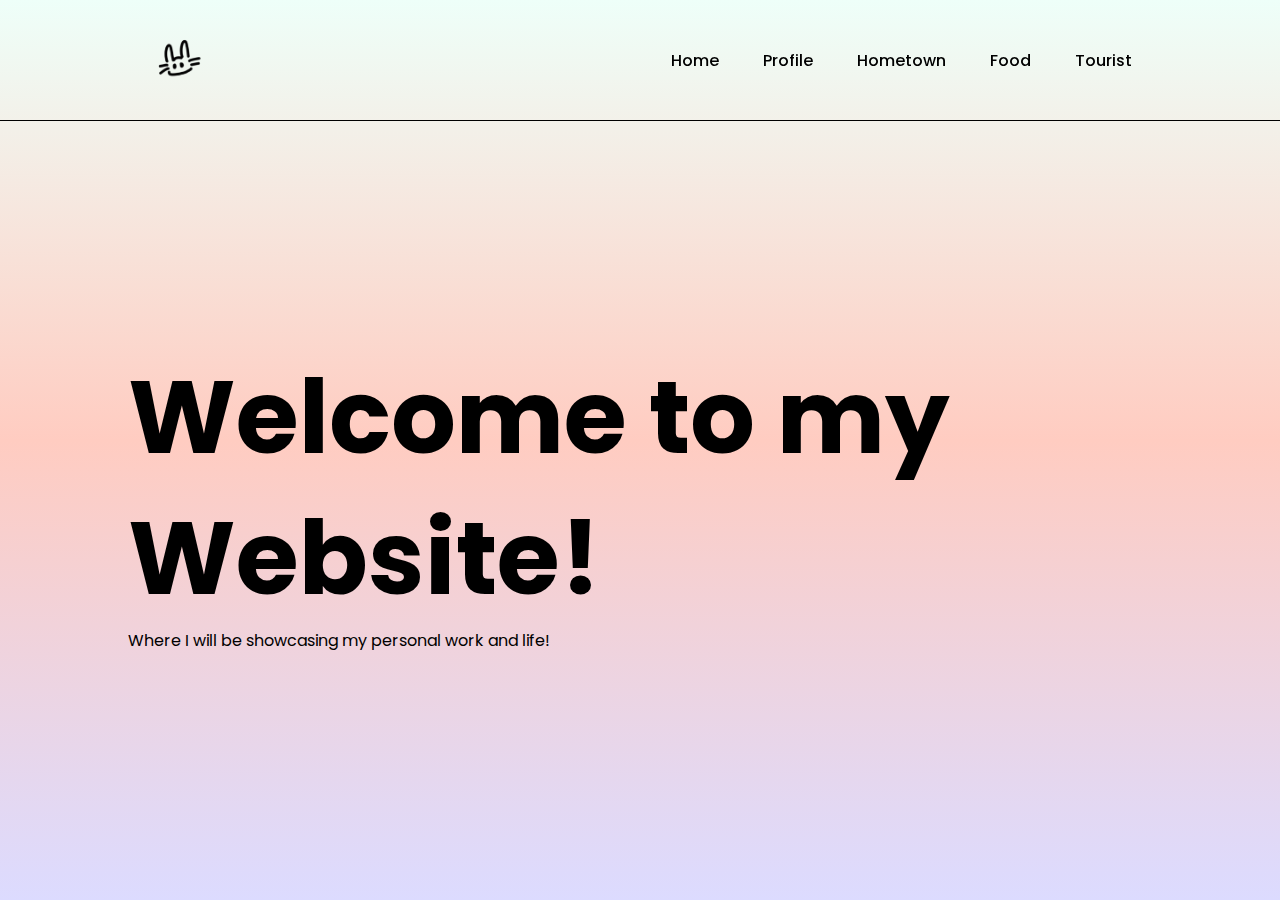
<file: index.html>
<!DOCTYPE html>
<html lang="en">
<head>
    <meta charset="UTF-8">
    <meta name="viewport" content="width=device-width, initial-scale=1.0">
    <title>Home</title>
    <link rel="stylesheet" href="style.css">
    <link rel="preconnect" href="https://fonts.googleapis.com">
    <link rel="preconnect" href="https://fonts.gstatic.com" crossorigin>
    <link href="https://fonts.googleapis.com/css2?family=Poppins:wght@100;200;300;400;500&display=swap" rel="stylesheet">
</head>
<body>
    <nav>
        <img src="images/bunnypfp-removebg-preview.png" alt="" class="logo" width="100" height="100">
        <ul>
            <li><a style="color: #000;" 
                href="home.html">Home</a></li>
            <li><a style="color: #000;" 
                href="profile.html">Profile</a></li>
            <li>Hometown</li>
            <li><a style="color: #000;" 
                href="food.html">Food</a></li>
            <li><a style="color: #000;" 
                href="tourist.html">Tourist</a></li>
        </ul>
    </nav>
    <div class="header">
        <h1><span>Welcome to my Website!</span></h1>
        <p>Where I will be showcasing my personal work and life!</p>
    </div>
    <script>
        let navbar = document.querySelector('nav');
        window.onscroll = function (){
            if(window.scrollY > 0){
                navbar.style.background = '#eefff9';
            } else {
                navbar.style.background = 'transparent';
            }
        }
    </script>
</body>
</html>
</file>
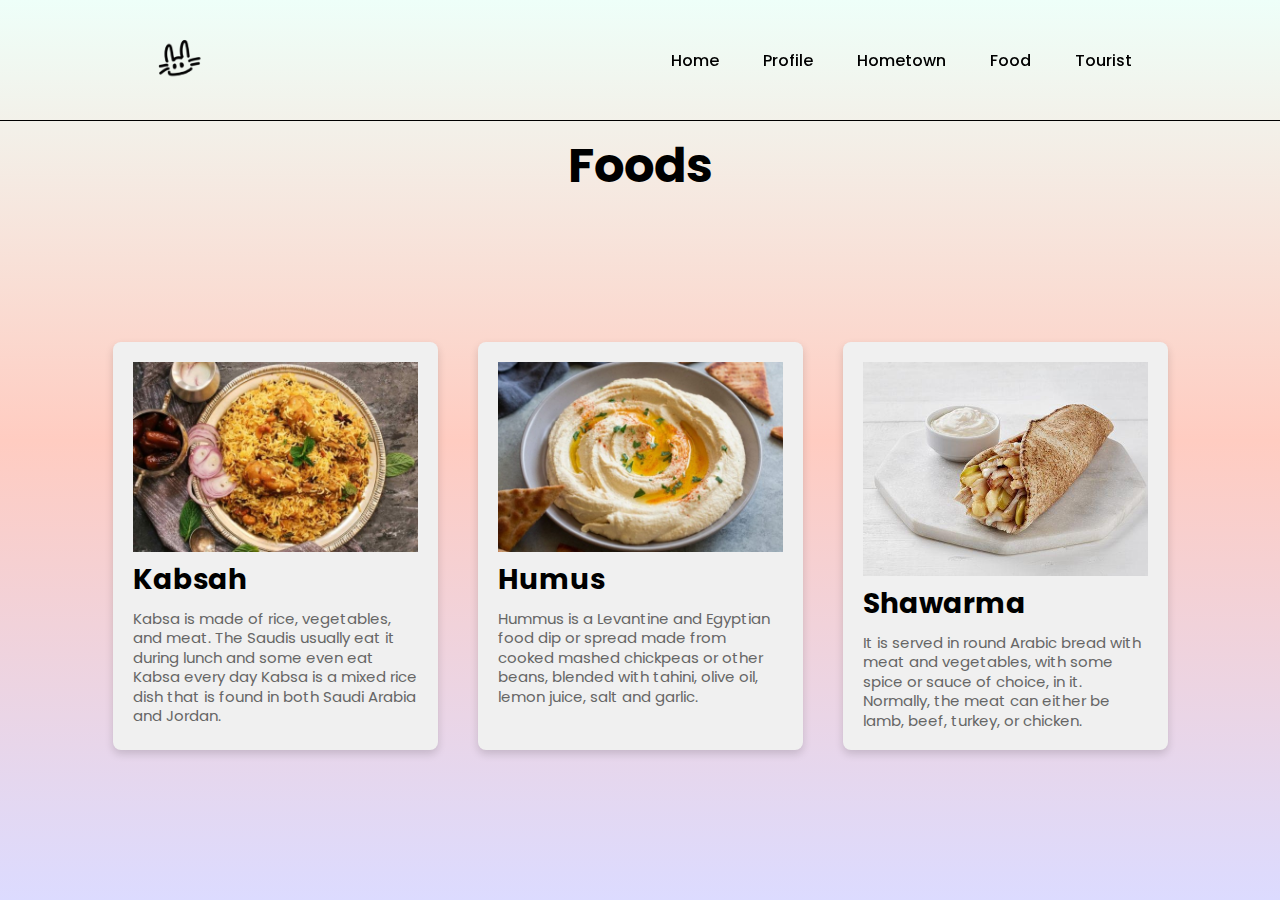
<file: food.html>
<!DOCTYPE html>
<html lang="en">
<head>
    <meta charset="UTF-8">
    <meta name="viewport" content="width=device-width, initial-scale=1.0">
    <title>Food</title>
    <link rel="stylesheet" href="style.css">
    <link rel="preconnect" href="https://fonts.googleapis.com">
    <link rel="preconnect" href="https://fonts.gstatic.com" crossorigin>
    <link href="https://fonts.googleapis.com/css2?family=Poppins:wght@100;200;300;400;500&display=swap" rel="stylesheet">
</head>
<body>
    <nav>
        <img src="images/bunnypfp-removebg-preview.png" alt="" class="logo" width="100" height="100">
        <ul>
            <li><a style="color: #000;" 
                href="home.html">Home</a></li>
            <li><a style="color: #000;" 
                href="profile.html">Profile</a></li>
            <li><a style="color: #000;" 
                href="hometown.html">Hometown</a></li>
            <li><a style="color: #000;" 
                href="food.html">Food</a></li>
            <li><a style="color: #000;" 
                href="tourist.html">Tourist</a></li>
        </ul>
    </nav>
    <div class="card">
        <h2 class="heading">Foods</h2>
        <div class="card2">
            <div class="card-container">
                <img src="images/kabsah.jpeg">
                <div class="card-content">
                    <h3>Kabsah</h3>
                    <p>Kabsa is made of rice, vegetables, and meat. The Saudis usually eat it during lunch and 
                        some even eat Kabsa every day Kabsa is a mixed rice dish that is found in both Saudi Arabia and Jordan.</p>
                </div>
            </div>
            <div class="card-container">
                <img src="images/humus.jpg">
                <div class="card-content">
                    <h3>Humus</h3>
                    <p>Hummus is a Levantine and Egyptian food dip or spread made from cooked mashed 
                        chickpeas or other beans, blended with tahini, olive oil, lemon juice, salt and garlic.</p>
                </div>
            </div>
            <div class="card-container">
                <img src="images/shawarma.jpg">
                <div class="card-content">
                    <h3>Shawarma</h3>
                    <p>It is served in round Arabic bread with meat and vegetables, 
                        with some spice or sauce of choice, in it. Normally, the meat can either be lamb, beef, turkey, or chicken.</p>
                </div>
            </div>
        </div>
    </div>
    <script>
        let navbar = document.querySelector('nav');
        window.onscroll = function (){
            if(window.scrollY > 0){
                navbar.style.background = '#eefff9';
            } else {
                navbar.style.background = 'transparent';
            }
        }
    </script>
</body>
</html>
</file>
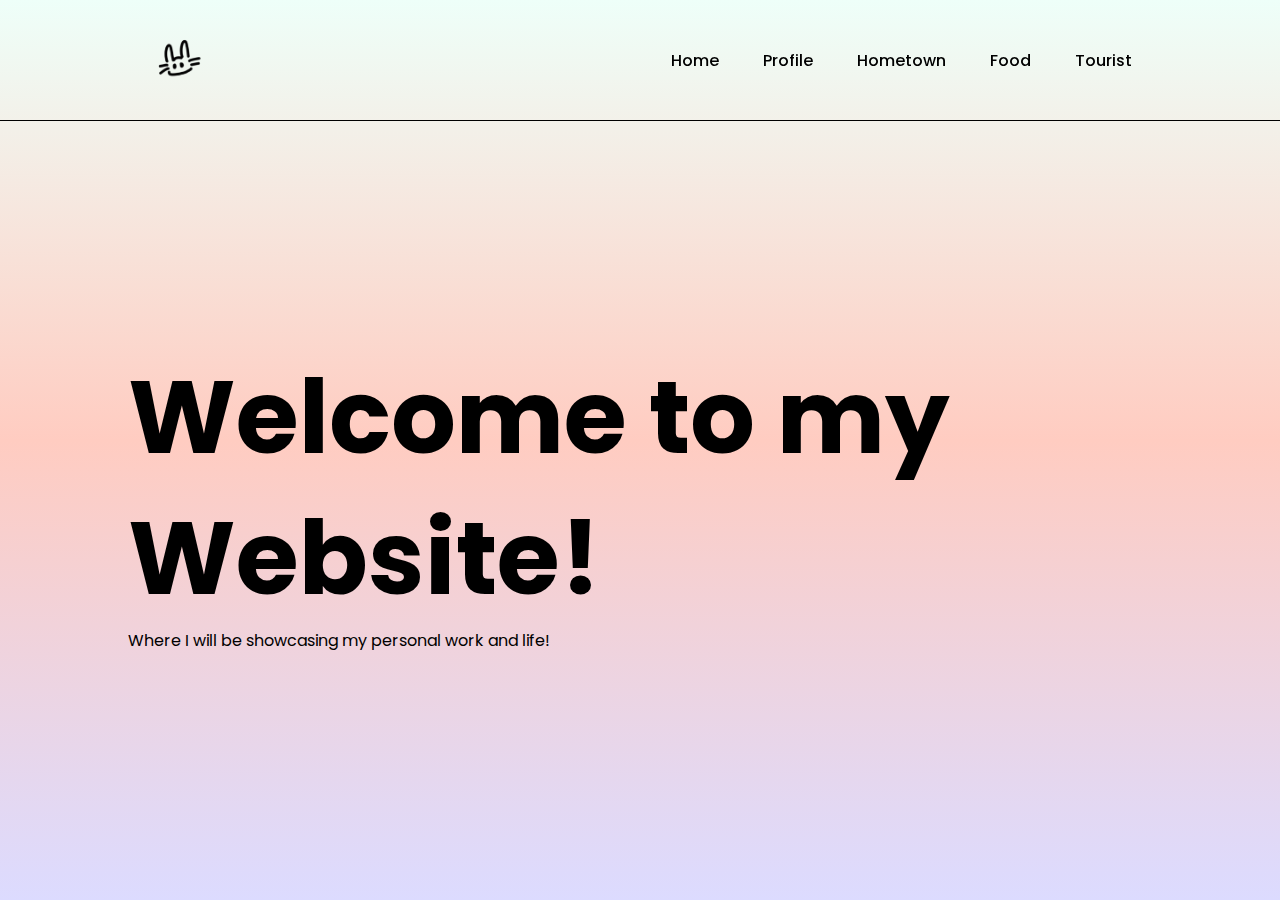
<file: home.html>
<!DOCTYPE html>
<html lang="en">
<head>
    <meta charset="UTF-8">
    <meta name="viewport" content="width=device-width, initial-scale=1.0">
    <title>Home</title>
    <link rel="stylesheet" href="style.css">
    <link rel="preconnect" href="https://fonts.googleapis.com">
    <link rel="preconnect" href="https://fonts.gstatic.com" crossorigin>
    <link href="https://fonts.googleapis.com/css2?family=Poppins:wght@100;200;300;400;500&display=swap" rel="stylesheet">
</head>
<body>
    <nav>
        <img src="images/bunnypfp-removebg-preview.png" alt="" class="logo" width="100" height="100">
        <ul>
            <li><a style="color: #000;" 
                href="home.html">Home</a></li>
            <li><a style="color: #000;" 
                href="profile.html">Profile</a></li>
            <li><a style="color: #000;" 
                href="hometown.html">Hometown</a></li>
            <li><a style="color: #000;" 
                href="food.html">Food</a></li>
            <li><a style="color: #000;" 
                href="tourist.html">Tourist</a></li>
        </ul>
    </nav>
    <div class="header">
        <h1><span>Welcome to my Website!</span></h1>
        <p>Where I will be showcasing my personal work and life!</p>
    </div>
    <script>
        let navbar = document.querySelector('nav');
        window.onscroll = function (){
            if(window.scrollY > 0){
                navbar.style.background = '#eefff9';
            } else {
                navbar.style.background = 'transparent';
            }
        }
    </script>
</body>
</html>
</file>
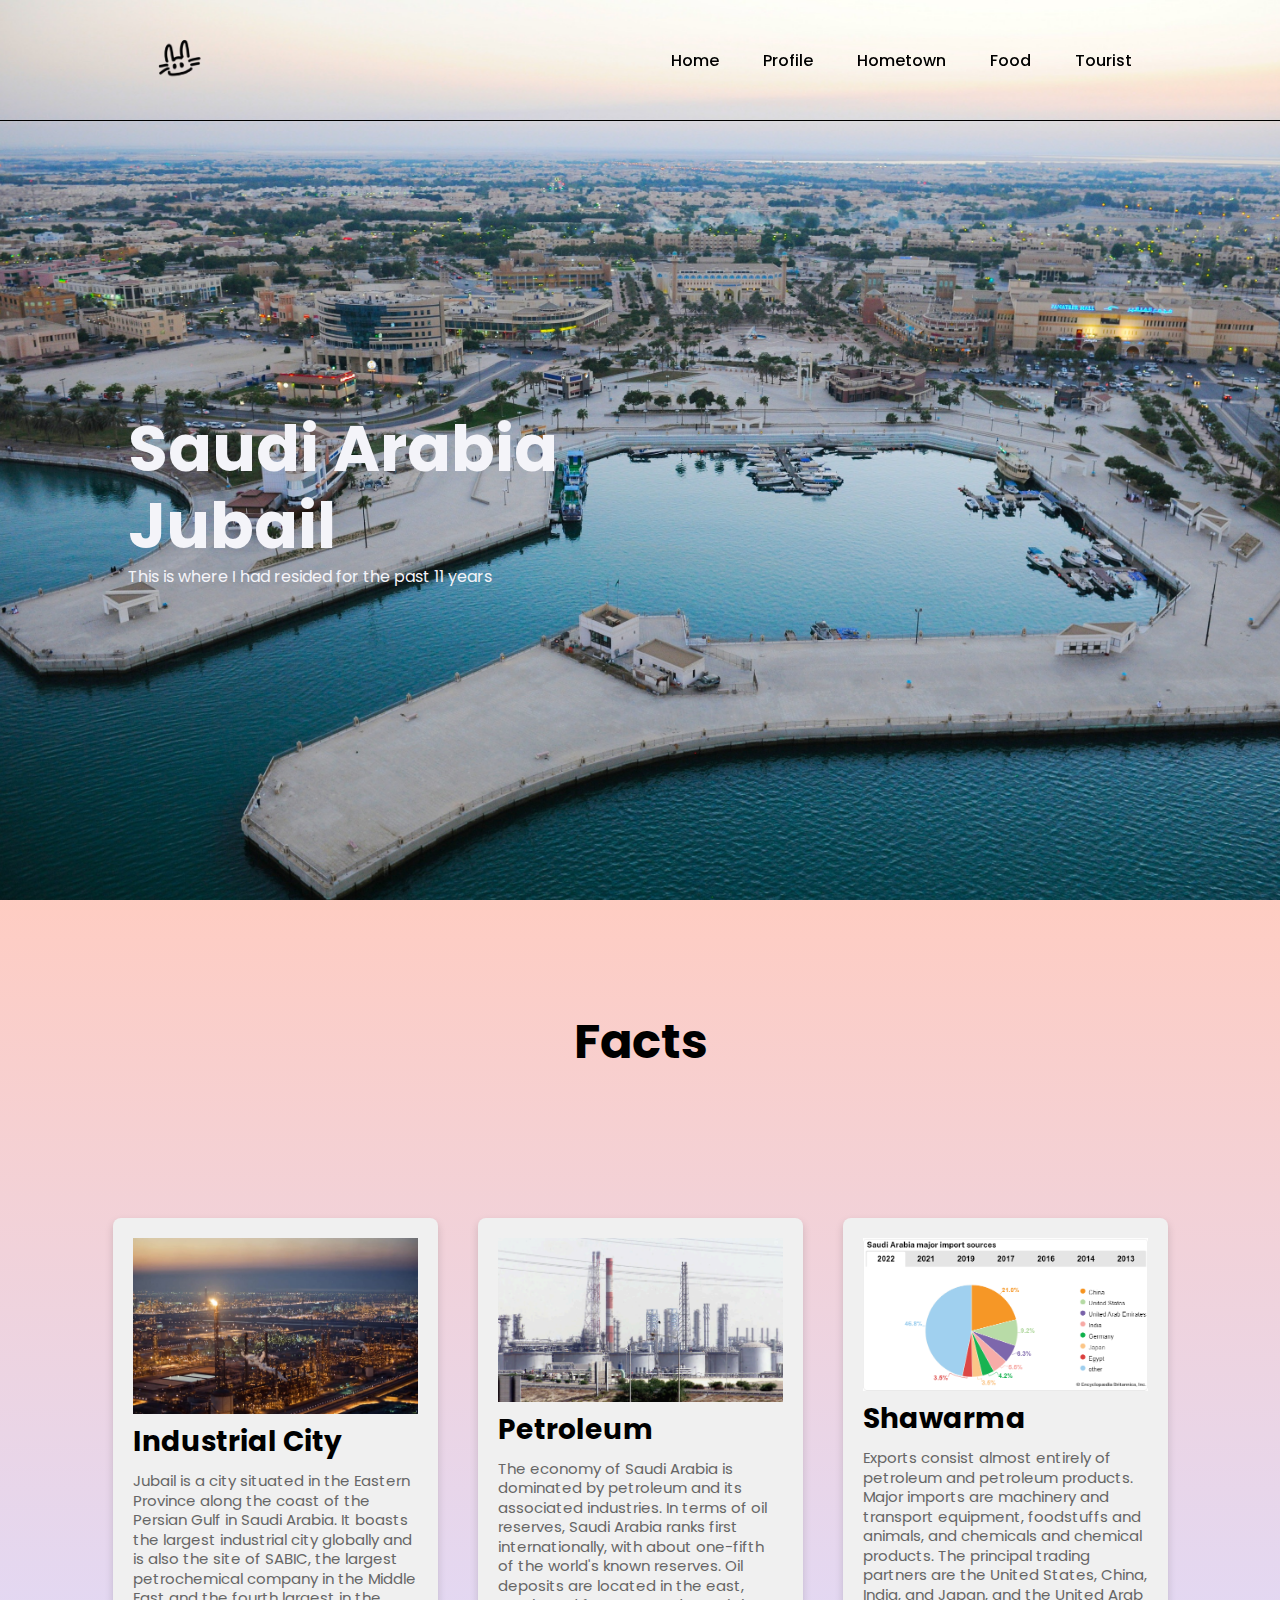
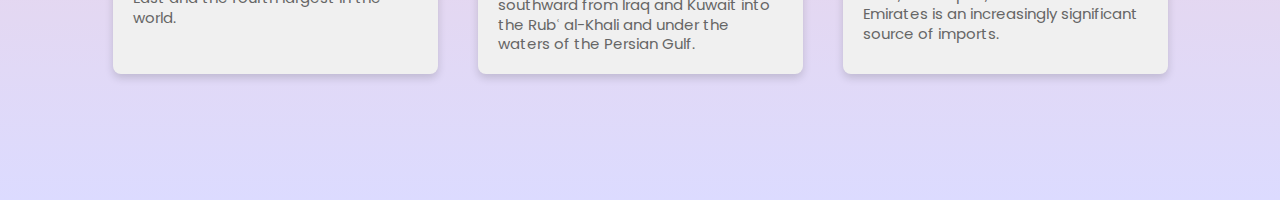
<file: hometown.html>
<!DOCTYPE html>
<html lang="en">
<head>
    <meta charset="UTF-8">
    <meta name="viewport" content="width=device-width, initial-scale=1.0">
    <title>Hometown</title>
    <link rel="stylesheet" href="style.css">
    <link rel="preconnect" href="https://fonts.googleapis.com">
    <link rel="preconnect" href="https://fonts.gstatic.com" crossorigin>
    <link href="https://fonts.googleapis.com/css2?family=Poppins:wght@100;200;300;400;500&display=swap" rel="stylesheet">
</head>
<body>
    <nav>
        <img src="images/bunnypfp-removebg-preview.png" alt="" class="logo" width="100" height="100">
        <ul>
            <li><a style="color: #000;" 
                href="home.html">Home</a></li>
            <li><a style="color: #000;" 
                href="profile.html">Profile</a></li>
            <li><a style="color: #000;" 
                href="hometown.html">Hometown</a></li>
            <li><a style="color: #000;" 
                href="food.html">Food</a></li>
            <li><a style="color: #000;" 
                href="tourist.html">Tourist</a></li>
        </ul>
    </nav>
    <div class="hometown">
        <h1>Saudi Arabia <br> Jubail</h1>
        <p>This is where I had resided for the past 11 years</p>
    </div>
    <div class="card">
        <h2 class="heading">Facts</h2>
        <div class="card2">
            <div class="card-container">
                <img src="images/jubail indus.jpg">
                <div class="card-content">
                    <h3>Industrial City</h3>
                    <p>Jubail is a city situated in the Eastern Province along the coast of the Persian Gulf in Saudi Arabia. It boasts the largest industrial city globally and 
                        is also the site of SABIC, the largest petrochemical company in the Middle East and the fourth largest in the world.</p>
                </div>
            </div>
            <div class="card-container">
                <img src="images/petroleum.png">
                <div class="card-content">
                    <h3>Petroleum</h3>
                    <p>The economy of Saudi Arabia is dominated by petroleum and its associated industries. In terms of oil reserves, Saudi Arabia ranks 
                        first internationally, with about one-fifth of the world's known reserves. Oil deposits are located in the east, southward from 
                        Iraq and Kuwait into the Rubʿ al-Khali and under the waters of the Persian Gulf.</p>
                </div>
            </div>
            <div class="card-container">
                <img src="images/trade.png">
                <div class="card-content">
                    <h3>Shawarma</h3>
                    <p>Exports consist almost entirely of petroleum and petroleum products. Major imports are machinery and transport equipment, 
                        foodstuffs and animals, and chemicals and chemical products. The principal trading partners are the United States, China, 
                        India, and Japan, and the United Arab Emirates is an increasingly significant source of imports.</p>
                </div>
            </div>
        </div>
    </div>
    <script>
        let navbar = document.querySelector('nav');
        window.onscroll = function (){
            if(window.scrollY > 0){
                navbar.style.background = '#eefff9';
            } else {
                navbar.style.background = 'transparent';
            }
        }
    </script>
</body>
</html>
</file>
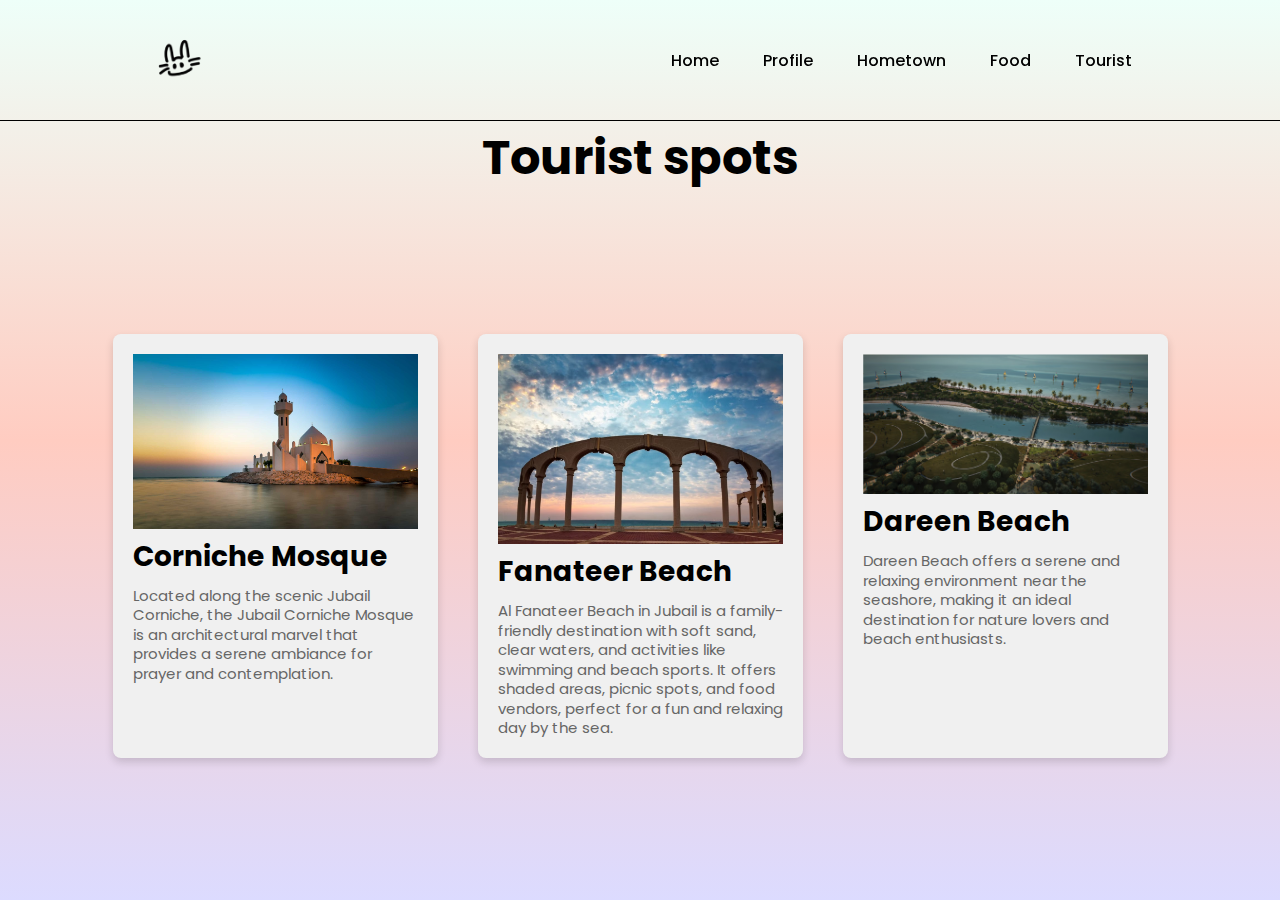
<file: tourist.html>
<!DOCTYPE html>
<html lang="en">
<head>
    <meta charset="UTF-8">
    <meta name="viewport" content="width=device-width, initial-scale=1.0">
    <title>Food</title>
    <link rel="stylesheet" href="style.css">
    <link rel="preconnect" href="https://fonts.googleapis.com">
    <link rel="preconnect" href="https://fonts.gstatic.com" crossorigin>
    <link href="https://fonts.googleapis.com/css2?family=Poppins:wght@100;200;300;400;500&display=swap" rel="stylesheet">
</head>
<body>
    <nav>
        <img src="images/bunnypfp-removebg-preview.png" alt="" class="logo" width="100" height="100">
        <ul>
            <li><a style="color: #000;" 
                href="home.html">Home</a></li>
            <li><a style="color: #000;" 
                href="profile.html">Profile</a></li>
            <li><a style="color: #000;" 
                href="hometown.html">Hometown</a></li>
            <li><a style="color: #000;" 
                href="food.html">Food</a></li>
            <li><a style="color: #000;" 
                href="tourist.html">Tourist</a></li>
        </ul>
    </nav>
    <div class="card">
        <h2 class="heading">Tourist spots</h2>
        <div class="card2">
            <div class="card-container">
                <img src="images/corniche mosque.jpg">
                <div class="card-content">
                    <h3>Corniche Mosque</h3>
                    <p>Located along the scenic Jubail Corniche, the Jubail Corniche Mosque 
                        is an architectural marvel that provides a serene ambiance for prayer and contemplation.</p>
                </div>
            </div>
            <div class="card-container">
                <img src="images/fanateer beach.avif">
                <div class="card-content">
                    <h3>Fanateer Beach</h3>
                    <p>Al Fanateer Beach in Jubail is a family-friendly destination with soft sand, clear waters, and 
                        activities like swimming and beach sports. It offers shaded areas, picnic spots, and food vendors, perfect for a fun and relaxing day by the sea.</p>
                </div>
            </div>
            <div class="card-container">
                <img src="images/dareen beach.avif">
                <div class="card-content">
                    <h3>Dareen Beach</h3>
                    <p>Dareen Beach offers a serene and relaxing environment 
                        near the seashore, making it an ideal destination for nature lovers and beach enthusiasts.</p>
                </div>
            </div>
        </div>
    </div>
    <script>
        let navbar = document.querySelector('nav');
        window.onscroll = function (){
            if(window.scrollY > 0){
                navbar.style.background = '#eefff9';
            } else {
                navbar.style.background = 'transparent';
            }
        }
    </script>
</body>
</html>
</file>
<file: style.css>
*{
    margin: 0;
    padding: 0;
    box-sizing: border-box;
    font-family: "Poppins", sans-serif;
}

nav{
    position: fixed;
    top: 0;
    left: 0;
    width: 100%;
    display: flex;
    align-items: center;
    justify-content: space-between;
    padding: 10px 10%;
    border-bottom: 1px solid #000;
    z-index: 10;
}

nav ul li{
    list-style: none;
    display: inline-block;
    margin: 10px 20px;
    font-weight: 500;
    cursor: pointer;
}

nav.logo{
    width: 200px;
    cursor: pointer;
}

.header{
    width: 100%;
    min-height: 100vh;
    background: linear-gradient(#eefff9 0%, #ffccc1 49%, #dcdbff 100%);
    padding: 0 10%;
    display: flex;
    justify-content: center;
    flex-direction: column;
}

.header h1{
    margin-top: 100px;
    font-size: 8vw;
    line-height: 11vw;
}

a:link{
    text-decoration: none;
}

.sub-header {
    width: 100%;
    min-height: 100vh;
    background: linear-gradient(#dcdbff 0%, #ffccc1 49%, #eefff9 100%);
    padding: 0 10%;
    display: flex;
    justify-content: center;
    flex-direction: column;
}

section{
    min-height: 100vh;
    padding: 5rem 9% 5rem;
}

.home{
    display: flex;
    justify-content: center;
    align-items: center;
    gap: 8rem;
    background: linear-gradient(#eefff9 0%, #ffccc1 49%, #dcdbff 100%);
}

.home.home-content{
    width: 100%;
    min-height: 100vh;
    background: linear-gradient(#eefff9 0%, #ffccc1 49%, #dcdbff 100%);
    padding: 0 10%;
    display: flex;
    justify-content: center;
    flex-direction: column;
}

.home .home-content h1{
    font-size: 6rem;
    font-weight: 700;
    line-height: 1.3;
}

.home-content h3{
    font-size: 4rem;
    margin-bottom: 1rem;
    font-weight: 700;
}

.home-img{
    border-radius: 50%;
}

.home-img img{
    position: relative;
    width: 25vw;
    height: 32vw;
    border-radius: 50%;
    box-shadow: 0 0 25px solid #ffccc1;
    cursor: pointer;
    transition: 0.2s linear;
}

.heading {
    font-size: 3rem;
    text-align: center;
}

.work{
    justify-content: center;
    background-color: #dcdbff;
}

.services-container {
    display: flex;
    flex-wrap: wrap;
    justify-content: center;
    gap: 2rem;
}

.service-box {
    background-color: #f4f4f9;
    border-radius: 10px;
    padding: 2rem;
    max-width: 800px;
    box-shadow: 0 5px 15px rgba(0, 0, 0, 0.1);

}

.service-info {
    display: flex;
    justify-content: space-between;
    flex-wrap: wrap; /* This ensures the videos will wrap if the screen is too small */
    gap: 1rem; /* Add some spacing between the videos */
    margin-top: 2rem;
}

.service-info h4 {
    font-size: 1.5rem;
    color: #333;
}

.service-info p {
    font-size: 1rem;
    line-height: 1.6;
    margin-bottom: 1.5rem;
    color: #555;
}

.service-info video {
    width: 30%; /* Set each video to take up around one-third of the container */
    height: auto;
    border-radius: 10px;
    box-shadow: 0 5px 15px rgba(0, 0, 0, 0.1);
}

.personal-works-container {
    display: flex;
    flex-direction: column;
    gap: 1.5rem; /* Add some space between heading and videos */
}

/* Keep the videos in a row */
.personal-videos {
    display: flex;
    justify-content: space-between; /* Evenly space out videos */
    gap: 1rem; /* Add some space between each video */
}

/* Video styling */
.personal-videos video {
    width: 30%; /* Adjust width to fit three videos in one row */
    height: auto;
    border-radius: 10px;
    box-shadow: 0 5px 15px rgba(0, 0, 0, 0.1);
}

.hometown{
    width: 100%;
    min-height: 100vh;
    padding: 0 10%;
    display: flex;
    justify-content: center;
    flex-direction: column;
    position: relative;
    width: 100%;
    height: 100vh;
    background: url(/images/jubail3.jpg) no-repeat center center/cover;
    color: #f4f4f9;
}

.hometown h1{
    margin-top: 100px;
    font-size: 5vw;
    line-height: 6vw;
    color: #f4f4f9;
}

.facts .about__container{
    display: flex;
    align-items: center;
    gap: 2rem;
    flex-wrap: wrap;
    padding: 2rem 0;
    padding-bottom: 3rem;
}

.facts .about__container .about__image{
    flex: 1 1 40px;
    position: relative;
}

.about .row .about__description{
    flex: 1 1 40rem;
}

.about .row .about__description p{
    font-size: 1.5rem;
    color: #999;
    padding: .5rem 0;
    padding-top: 1rem;
    line-height: 1.5;
}

.main{
    display: flex;
    align-items: center;
    justify-content: space-around;
    position: relative;
    top: 130px;
    background: linear-gradient(#eefff9 0%, #ffccc1 49%, #dcdbff 100%);
}

.main .men_text h1{
    font-size: 60px;
    position: relative;
    top: -90px;
    left: 20px;
}

.main .main_image img{
    width: 700px;
    position: relative;
    left: 70px;
}

.main .main__desc p{
    width: 650px;
    text-align: justify;
    position: relative;
    left: 123px;
    bottom: 120px;
    line-height: 22px;
}

body {
    background: linear-gradient(#eefff9 0%, #ffccc1 49%, #dcdbff 100%);
}

.card {
    display: flex;
    justify-content: center;
    flex-wrap: wrap;
    margin-top: 120px; /* Adjusted for the fixed navbar */
    flex-direction: column;
}

.cards {
    display: flex;
    justify-content: center;
    flex-wrap: wrap;
    margin-top: 120px; /* Adjusted for the fixed navbar */
    flex-direction: row;
}

.card2 {
    display: flex;
    justify-content: center;
    flex-wrap: wrap;
    margin-top: 120px; /* Adjusted for the fixed navbar */
    flex-direction: row;
}

.card {
    display: flex;
    justify-content: center;
    flex-wrap: wrap;
    margin-top: 0; /* Remove the top margin */
    min-height: 100vh; /* Ensure the card container takes the full height */
    align-items: center; /* Vertical centering */
}

/* Card Styling */
.card-container {
    width: 325px;
    background-color: #f0f0f0;
    border-radius: 8px;
    overflow: hidden;
    box-shadow: 0px 4px 8px rgba(0, 0, 0, 0.15);
    margin: 20px;
    padding: 20px;
    transition: transform 0.3s ease;
}

.card-container:hover {
    transform: scale(1.05); /* Add hover effect */
}

.card img {
    width: 100%;
    height: auto;
}

.card-content h3 {
    font-size: 28px;
    margin-bottom: 8px;
}

.card-content p {
    color: #666;
    font-size: 15px;
    line-height: 1.3;
}
</file>
